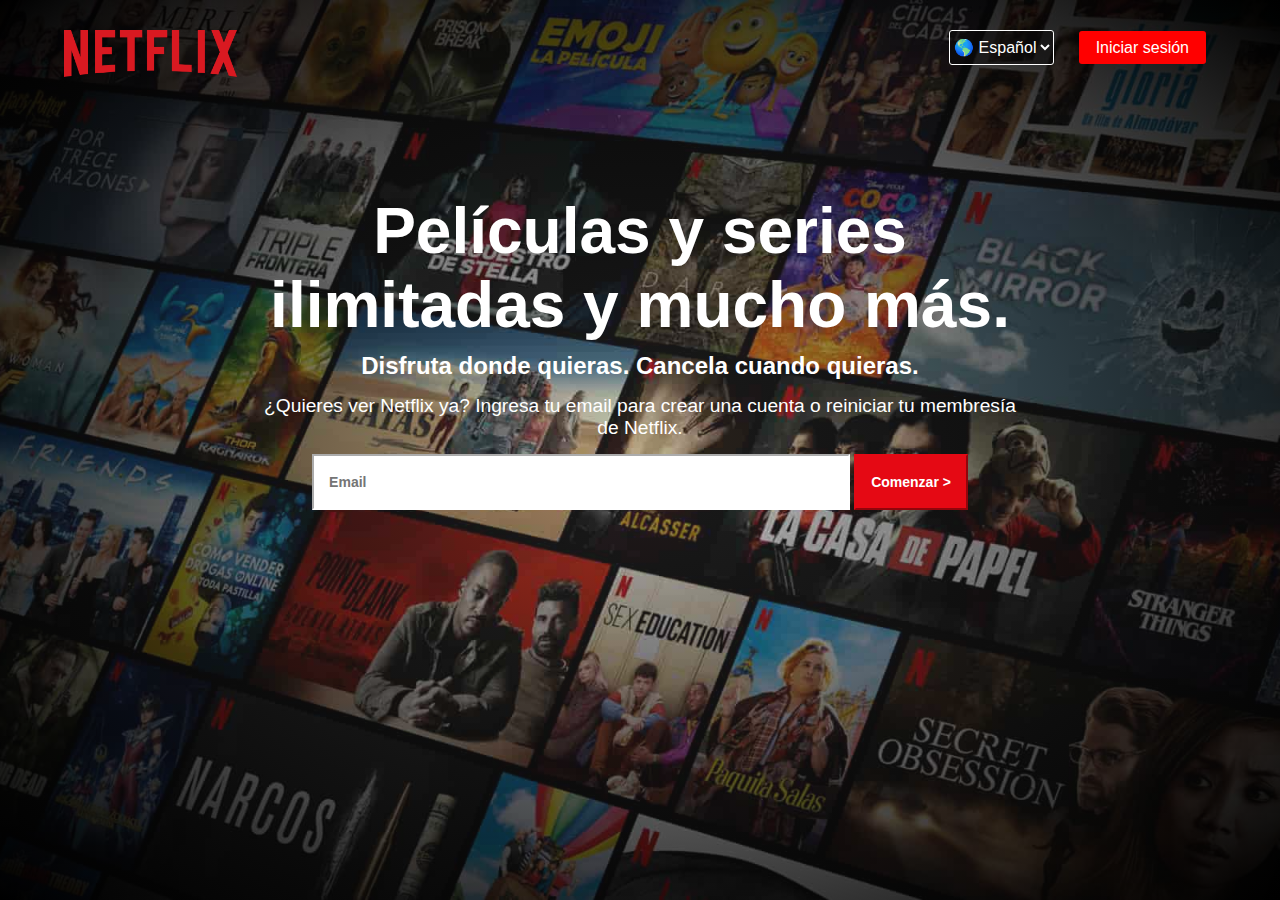
<file: index.html>
<!DOCTYPE html>
<html lang="en">

<head>
    <meta charset="UTF-8">
    <meta http-equiv="X-UA-Compatible" content="IE=edge">
    <meta name="viewport" content="width=device-width, initial-scale=1.0">
    <link rel="stylesheet" href="style.css">
    <link rel="icon" href="src/icon.png">
    <title>Netflix</title>
</head>

<body>
    <img src="src/FondoPeliculas.jpg" alt="">
    <div class="degradado"> </div>

    <header>
        <div class="logo">
            <a href="index.html"><img src="src/logo.png" alt=""></a>
        </div>

        <div class="opc">
            <select name="" id="">
                <option value="1">🌎 Español</option>
                <option value="2">🌎 Ingles</option>
            </select>
            <a href="inicioSesion.html">Iniciar sesión</a>
        </div>
    </header>

    <section>
        <article>
            <div class="inicio">
                <h1>Películas y series ilimitadas y mucho más.</h1>
                <h2>Disfruta donde quieras. Cancela cuando quieras.</h2>

                <div class="boton">
                    <label for="email">¿Quieres ver Netflix ya? Ingresa tu email para crear una cuenta o reiniciar tu
                        membresía de Netflix.</label>
                    <input type="email" name="javaScrip" id="0" placeholder="Email">
                    <button>
                        <span class="text">Comenzar</span>
                        <span class="flecha">></span>
                    </button>
                </div>
            </div>
        </article>
    </section>
</body>

</html>
</file>
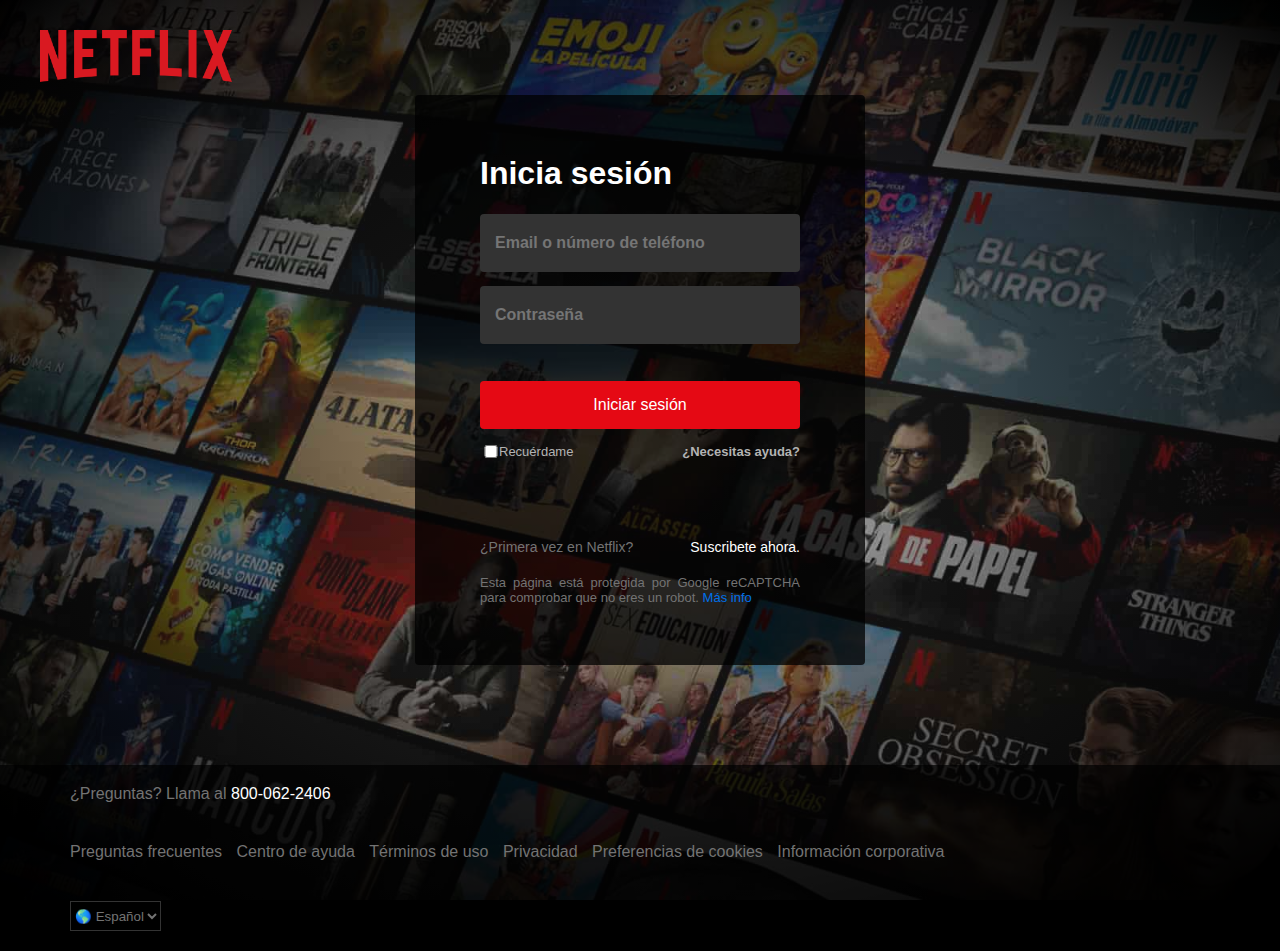
<file: inicioSesion.html>
<!DOCTYPE html>
<html lang="en">

<head>
    <meta charset="UTF-8">
    <meta http-equiv="X-UA-Compatible" content="IE=edge">
    <meta name="viewport" content="width=device-width, initial-scale=1.0">
    <link rel="stylesheet" href="inicioSesion.css">
    <link rel="icon" href="src/icon.png">
    <title>Netflix</title>
</head>

<body>
    <img src="src/FondoPeliculas.jpg" alt="">
    <div class="deg"></div>
    <header>
        <div class="logo">
            <a href="index.html"><img src="src/logo.png" alt=""></a>
        </div>
    </header>

    <section>
        <article>
            <div class="iniSecion">
                <div class="ini">
                    <h1> Inicia sesión </h1>
                    <input type="email" name="JS" id="0" placeholder="Email o número de teléfono">
                    <input type="password" placeholder="Contraseña">
                    <a href="perfiles.html">Iniciar sesión</a>
                </div>
                <div class="check">
                    <input type="checkbox" name="JS" id="">
                    <label for="checkbox">Recuérdame</label>
                    <a href="inicioSesion.html">¿Necesitas ayuda?</a>
                </div>
                <div class="suscrib">
                    <p>¿Primera vez en Netflix?</p>
                    <a href="index.html">Suscribete ahora.</a>
                </div>
                <div class="adve">
                    <span>Esta página está protegida por Google reCAPTCHA para comprobar que no eres un robot.</span>
                    <a href="">Más info</a>
                </div>
            </div>
        </article>
    </section>

    <footer>
        <div class="about">
            <span>¿Preguntas? Llama al<a href="#"> 800-062-2406</a></span>
        </div>
        <div class="opc">
            <ul>
                <li><a href="inicioSesion.html">Preguntas frecuentes</a></li>
                <li><a href="inicioSesion.html">Centro de ayuda</a></li>
                <li><a href="inicioSesion.html">Términos de uso</a></li>
                <li><a href="inicioSesion.html">Privacidad</a></li>
                <li><a href="inicioSesion.html">Preferencias de cookies</a></li>
                <li><a href="inicioSesion.html">Información corporativa</a></li>
            </ul>
        </div>
        <select name="" id="">
            <option value="1">🌎 Español</option>
            <option value="2">🌎 Ingles</option>
        </select>
    </footer>

</body>

</html>
</file>
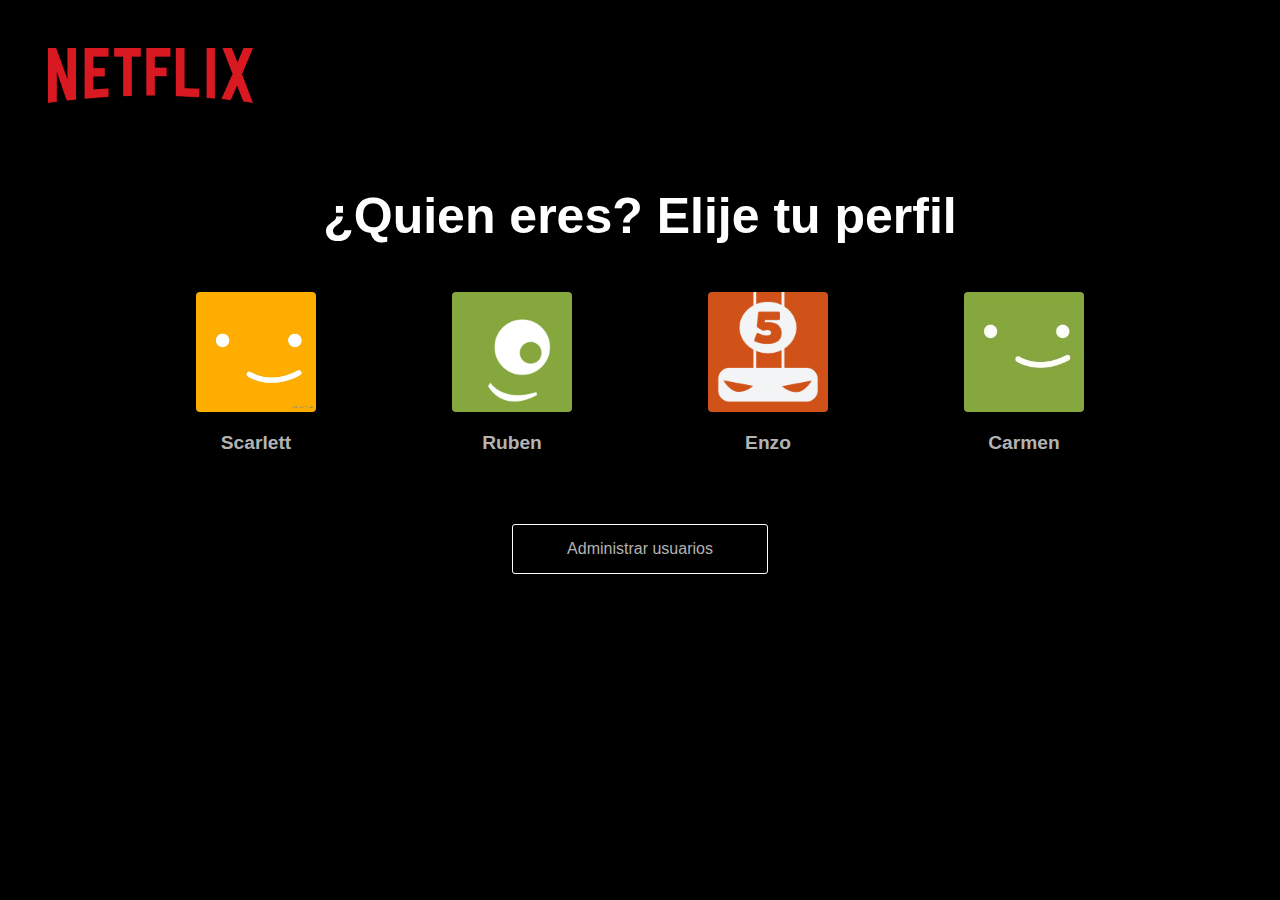
<file: perfiles.html>
<!DOCTYPE html>
<html lang="en">

<head>
    <meta charset="UTF-8">
    <meta http-equiv="X-UA-Compatible" content="IE=edge">
    <meta name="viewport" content="width=device-width, initial-scale=1.0">
    <link rel="stylesheet" href="perfiles.css">
    <link rel="icon" href="src/icon.png">
    <title>Netflix</title>
</head>

<body>

    <header>
        <a href="index.html"><img src="src/logo.png" alt=""></a>
    </header>

    <section>
        <h1>¿Quien eres? Elije tu perfil</h1>
        <article>
            <div class="perfiles">
                <ul>
                    <li>
                        <img src="src/perfil0.png" alt="">
                        <span>Scarlett</span>
                    </li>
                    <li>
                        <img src="src/perfil2.png" alt="">
                        <span>Ruben</span>
                    </li>
                    <li>
                        <img src="src/perfil3.png" alt="">
                        <span>Enzo</span>
                    </li>
                    <li>
                        <img src="src/perfil1.jpg" alt="">
                        <span>Carmen</span>
                    </li>
                </ul>
            </div>
        </article>
        <div class="admin">
            <a href="">Administrar usuarios</a>
        </div>
    </section>


</body>

</html>
</file>
<file: style.css>
* {
    margin: 0;
    padding: 0;
    box-sizing: border-box;
}

body {
    margin: 0px;
    background-color: black;
    font-family: 'Netflix Sans', 'Helvetica Neue', Helvetica, Arial, sans-serif;
}

body img {
    width: 100%;
    height: 100%;
    object-fit: cover;
    position: absolute;
}

.degradado {
    position: absolute;
    background: radial-gradient(rgba(255, 255, 255, 0.1), rgb(0, 0, 0));
    top: 0;
    bottom: 0;
    right: 0;
    left: 0;
}

header {
    width: 90%;
    height: 30px;
    top: 30px;
    margin-left: 5%;
    position: relative;
    display: flex;
    justify-content: space-between;

}

header .logo img {
    max-width: 15%;
    min-width: 7em;
    height: auto;
}

.opc select {
    width: auto;
    height: 35px;
    background-color: rgba(11, 10, 10, 0.593);
    color: #fff;
    border-color: #fff;
    font-size: 16px;
    margin: 0 10px;
    border-radius: 3px;
}

.opc a {
    height: 100%;
    text-decoration: none;
    background-color: red;
    border-radius: 3px;
    color: #fff;
    padding: 8px 17px;
    margin: 0 10px;
}

.inicio {
    width: 100%;
    height: auto;
    display: flex;
    flex-wrap: wrap;
    justify-content: center;
    text-align: center;
    position: absolute;
    margin: 12% 0;
    padding: 0 20%;
    color: #fff;
}

.inicio h1 {
    width: max-content;
    font-size: 400%;
    text-align: center;
    margin: 10px 0px;
}

.inicio label {
    display: block;
    margin-top: 15px;
    font-size: larger;
}

.inicio input {
    margin-top: 15px;
    padding: 0px 15px;
    width: 70%;
    height: 4em;
    border-color: rgb(255, 255, 255);
    font-weight: 700;
    font-size: 14px;
}

input:focus {
    outline: none;
}

.boton button {
    background-color: #E50914;
    color: #fff;
    border-color: #E50914;
    height: 4em;
    padding: 0 15px;
    font-weight: 700;
    font-size: 14px;
}
</file>
<file: inicioSesion.css>
* {
    margin: 0;
    padding: 0;
    box-sizing: border-box;
}

body {
    margin: 0;
    background-color: black;
    font-family: 'Netflix Sans', 'Helvetica Neue', Helvetica, Arial, sans-serif;
}

body img {
    width: 100%;
    height: 100vh;
    object-fit: cover;
    position: absolute;
}

.deg {
    position: absolute;
    background: radial-gradient(rgba(255, 255, 255, 0.1), rgb(0, 0, 0));
    top: 0;
    bottom: 0;
    right: 0;
    left: 0;
    height: 100vh
}

header {
    width: 90%;
    height: 10%;
    margin: 0px 40px;
    padding: 30px 0;
}

header .logo img {
    max-width: 15%;
    min-width: 9em;
    height: auto;
}

.iniSecion {
    background-color: rgba(0, 0, 0, 0.750);
    width: 45%;
    height: auto;
    position: relative;
    display: flex;
    flex-direction: column;
    margin: 35px auto;
    padding: 60px 65px;
    min-width: 400px;
    max-width: 450px;
    border-radius: 4px;
}

.ini {
    display: flex;
    flex-direction: column;
}

.ini h1 {
    color: #fff;
    font-size: xx-large;
    width: 80%;
    margin-bottom: 15px;
}

.ini input {
    width: 100%;
    padding: 20px 15px;
    margin: 7px 0;
    background-color: #333;
    border-radius: 4px;
    border: 0;
    font-size: 16px;
    font-weight: bold;
    color: #fff;
}

.ini a {
    background-color: #E50914;
    width: 100%;
    height: auto;
    padding: 15px 0;
    text-align: center;
    text-decoration: none;
    color: #fff;
    border-radius: 4px;
    border: 0;
    margin-top: 30px;
}

.check {
    width: 100%;
    display: flex;
    justify-content: start;
    align-items: center;
    color: #b3b3b3;
    font-size: small;
    margin-top: 15px;
}

.check input {
    width: 16px;
    height: auto;
    margin-left: 3px;
    background: #333;
}

.check label {
    font-size: small;
    color: #b3b3b3;
    margin-right: auto;
}

.check a {
    text-decoration: none;
    color: #b3b3b3;
    font-weight: bold;
}

.check a:hover {
    text-decoration: underline;
}

.suscrib {
    margin-top: 80px;
    font-size: 14px;
    width: 100%;
    display: flex;
    justify-content: space-between;
    align-items: center;
    color: #737373;
}

 a {
    text-decoration: none;
    color: #fff;
}

 a:hover {
    text-decoration: underline;
}

.adve {
    width: auto;
    font-size: 13px;
    text-align: justify;
    margin-top: 20px;
    color: #737373;
}

.adve a {
    text-decoration: none;
    color: #0071eb;
}

.adve a:hover {
    text-decoration: underline;
}

footer {
    width: 100%;
    height: 100%;
    background-color: rgba(0, 0, 0, 0.7);
    position: relative;
    padding: 20px 70px;
    margin: 100px 0px 0px;
    bottom: 0px;
}

.about {
    color: #737373;
}

.opc {
    margin: 30px 0;
}

.opc li {
    display: inline-block;
    margin: 10px 10px 10px 0px;
}

.opc a {
    color: #737373;
    text-decoration: none;
}

.opc a:hover {
    text-decoration: underline;
}

footer select {
    color: #737373;
    background: black;
    border-color: #333;
    height: 30px;
}
</file>
<file: perfiles.css>
* {
    margin: 0;
    padding: 0;
    box-sizing: border-box;
}

body {
    background-color: #000;
    font-family: 'Netflix Sans', 'Helvetica Neue', Helvetica, Arial, sans-serif;
}

header img {
    max-width: 16%;
    margin: 3rem 3rem;
    min-width: 150px;
}

section {
    color: #fff;
}

article {
    width: 100%;
    height: 100%;
    margin: 20px auto;
    padding: 30px auto;
    display: flex;
    flex-direction: row;
    justify-content: space-between;
    align-items: center;

}

h1 {
    width: 80%;
    margin: 2rem auto;
    font-size: 50px;
    text-align: center;
}

.perfiles {
    width: 80%;
    height: auto;
    margin: 0px auto;
}

ul {
    display: flex;
    justify-content: space-around;
    flex-wrap: wrap;
    margin-bottom: 50px;
}

ul li {
    width: 200px;
    display: inline-block;
    text-decoration: none;
    text-align: center;
    padding: 0px auto;
    font-size: larger;
    font-weight: bold;
    color: #b3b3b3;
    cursor: pointer;
}

li img {
    max-width: 120px;
    min-width: 120px;
    margin: 15px;
    border-radius: 4px;
}

li:hover> img {
    border: 4px white solid;
    color: white;
}

.admin a {
    width: 20%;
    margin: 15px auto;
    padding: 15px;
    border-radius: 3px;
    display: flex;
    border: #fff 1px solid;
    justify-content: center;
    background-color: black;
    text-decoration: none;
    color: #b3b3b3;
    min-width: 190px;
}
</file>
